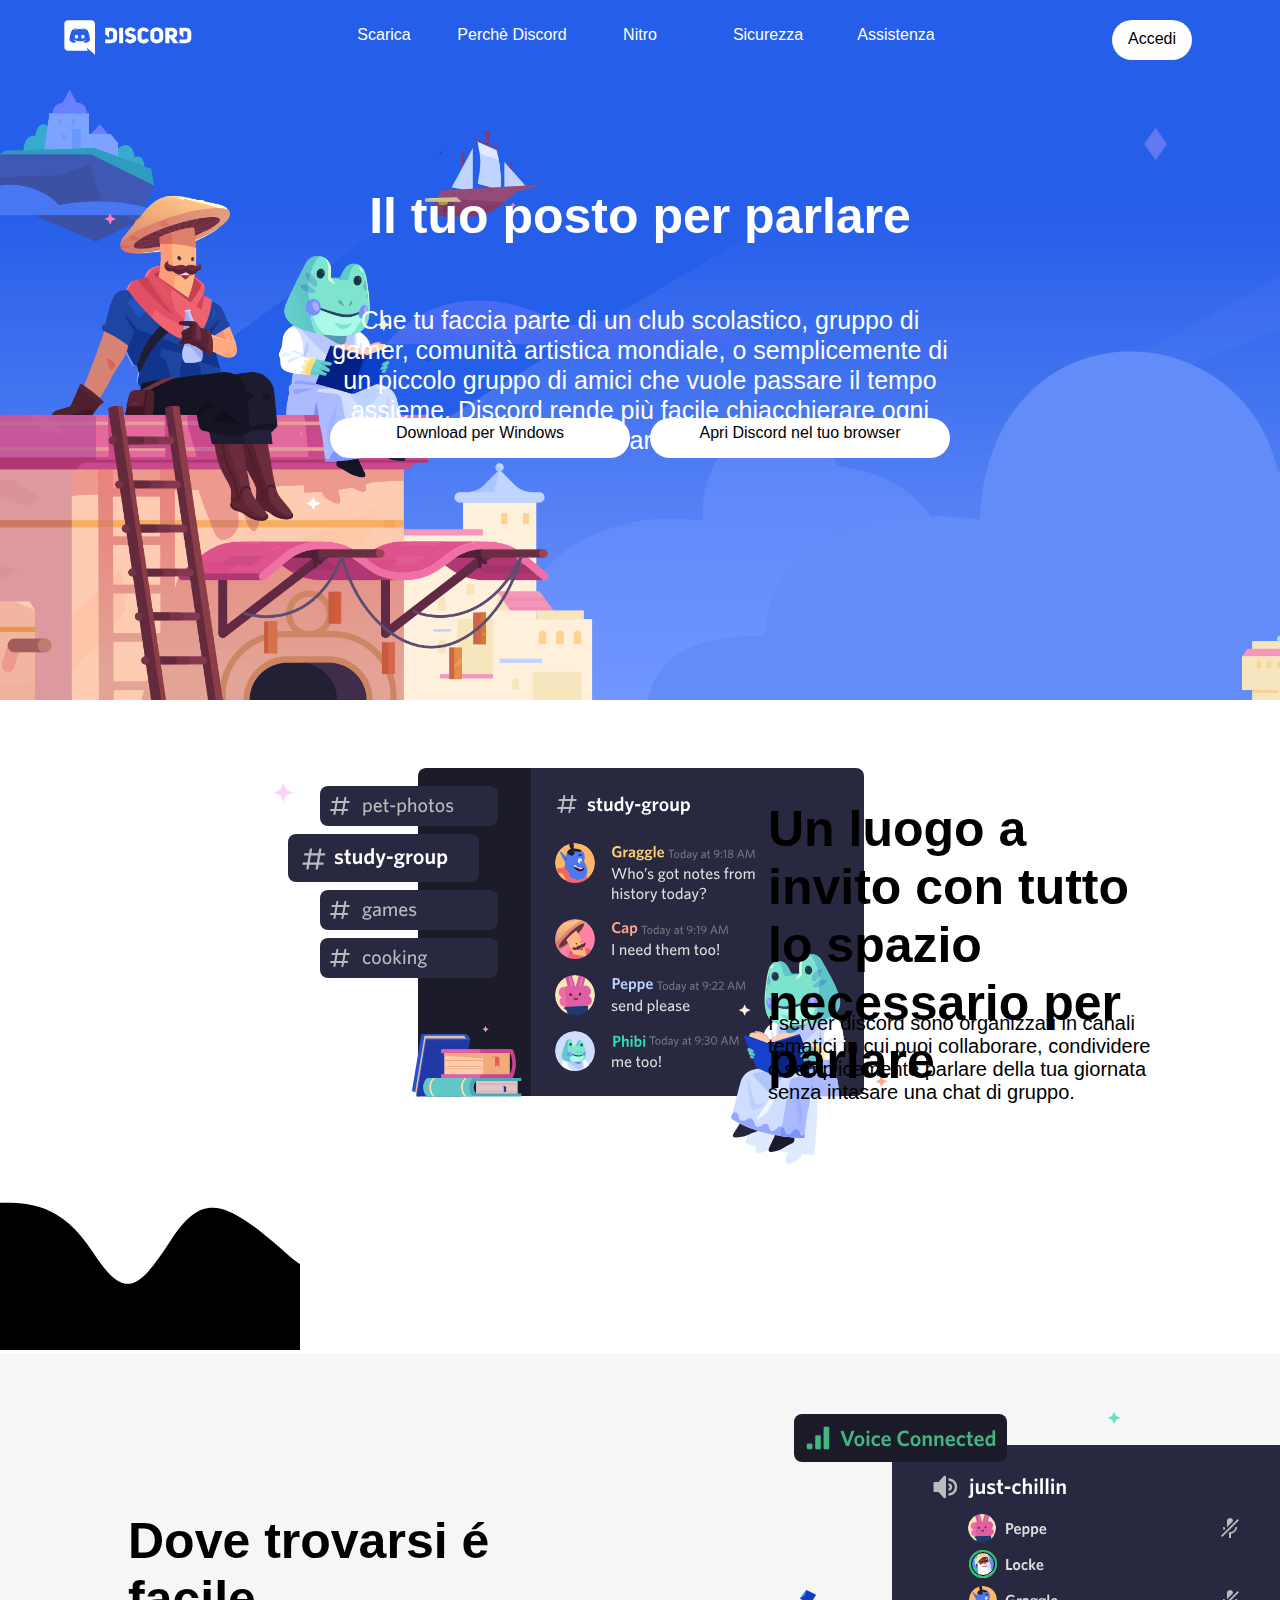
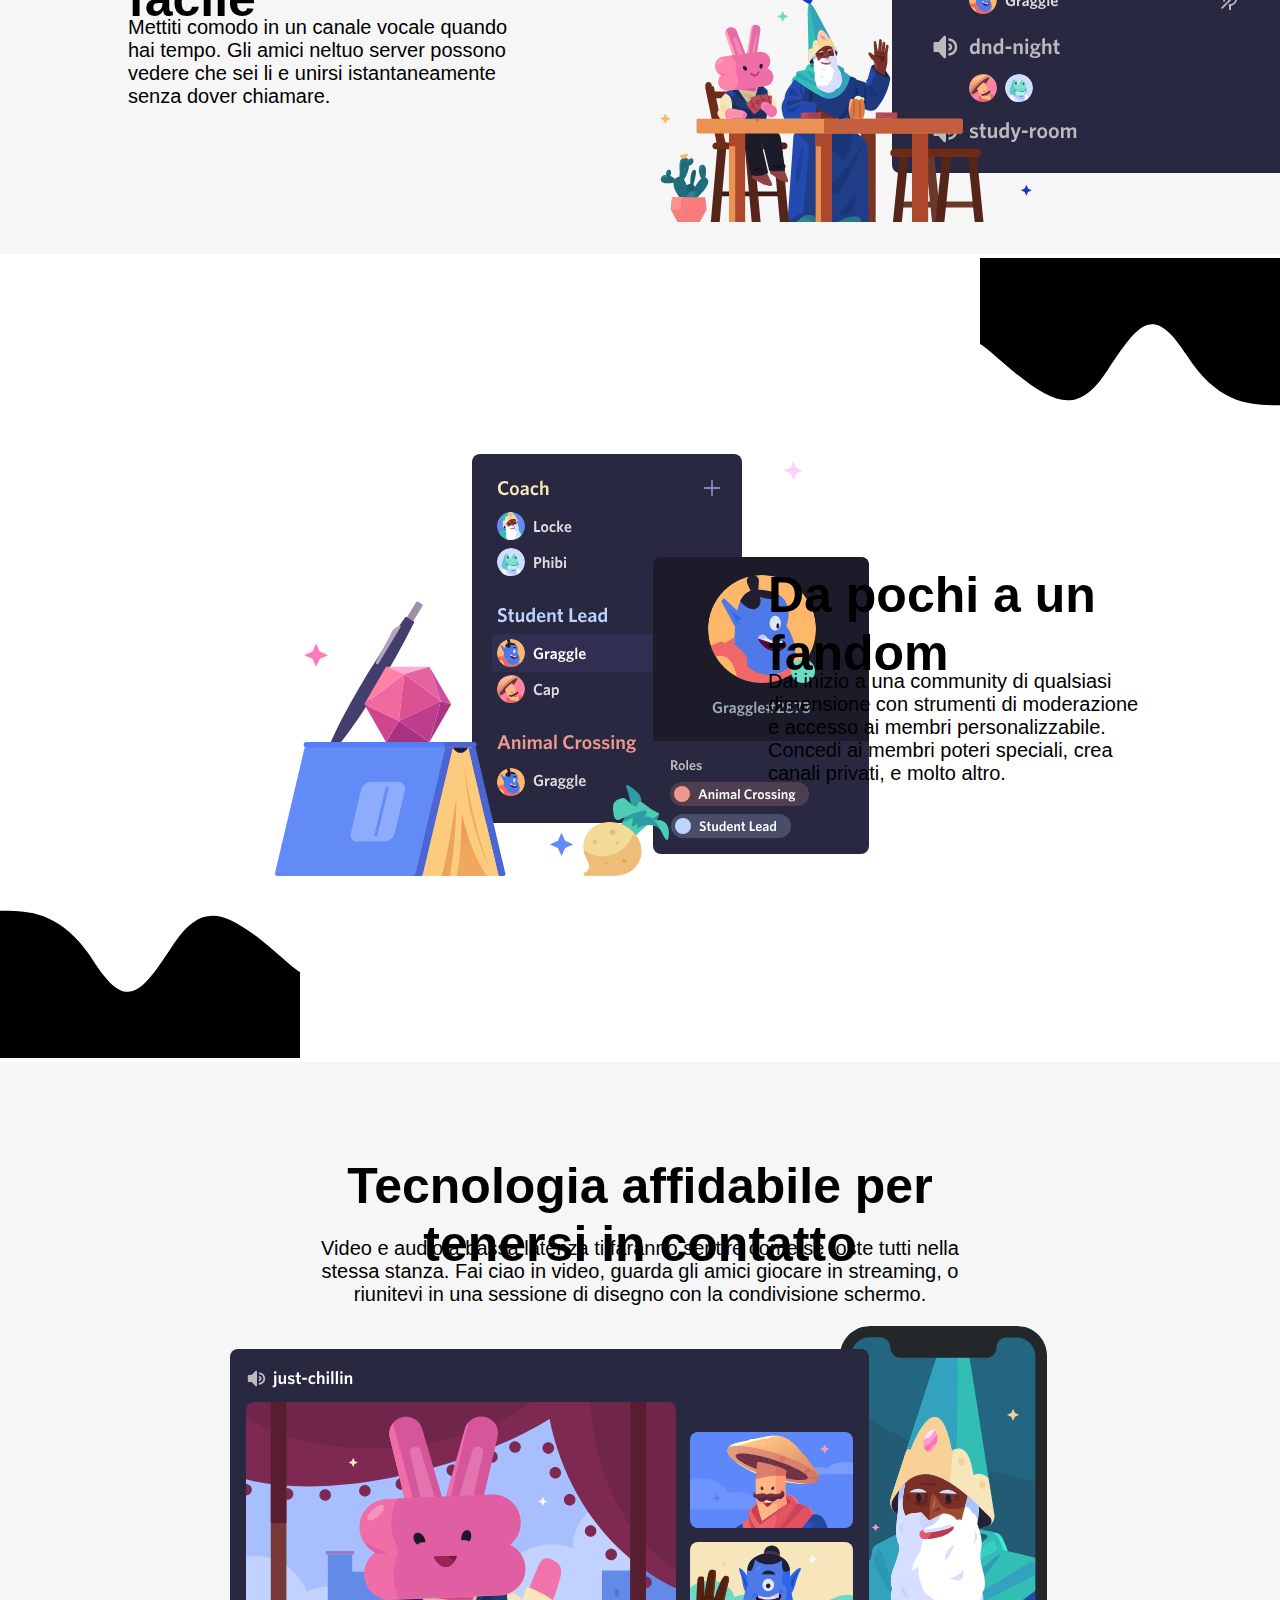
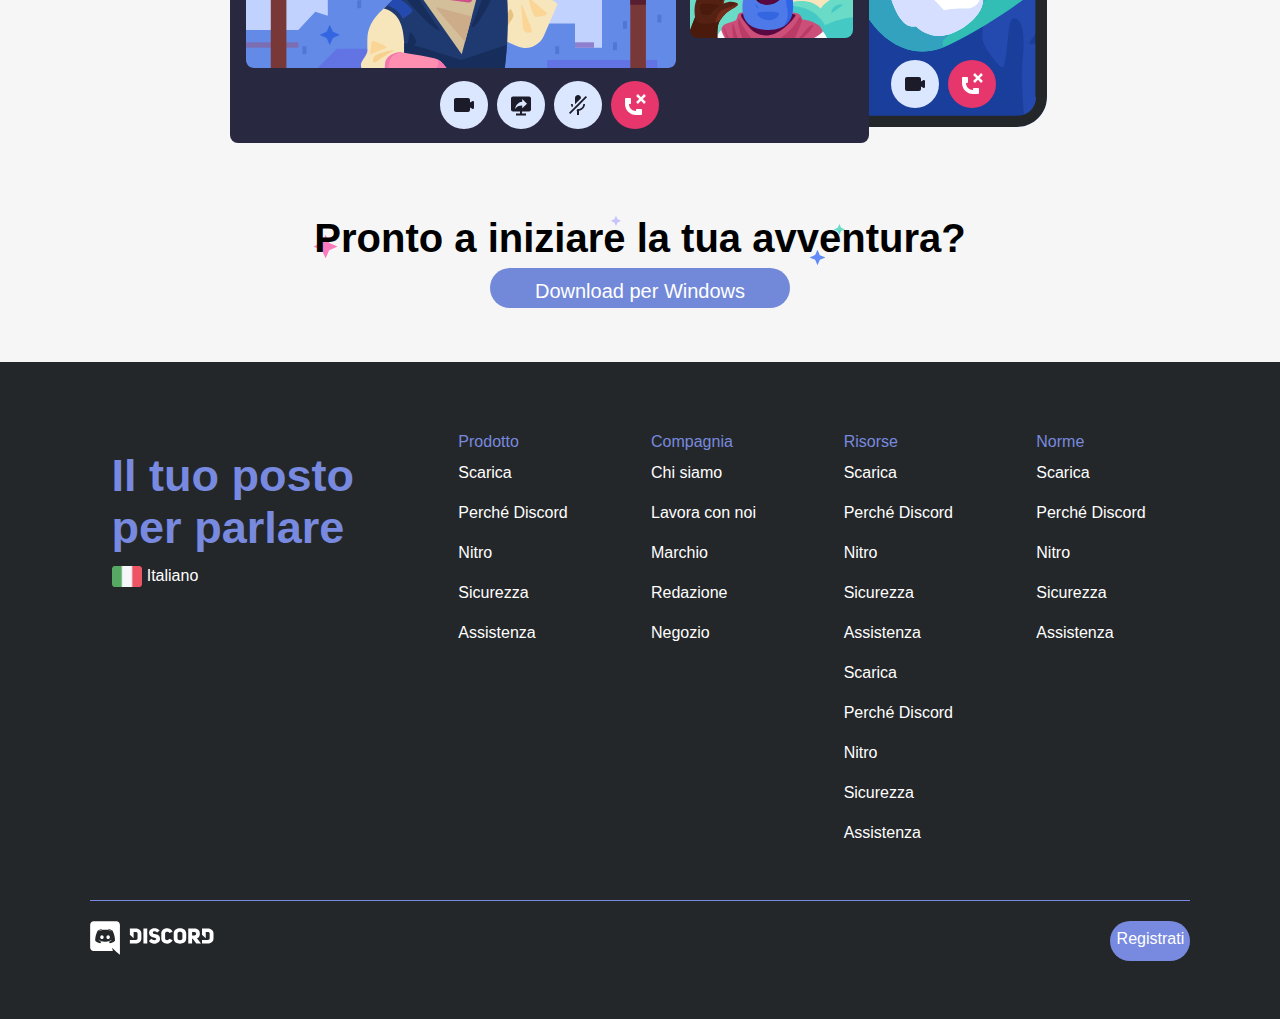
<file: index.html>
<!DOCTYPE html>
<html lang="en">
<head>
    <link rel="stylesheet" href="https://cdnjs.cloudflare.com/ajax/libs/font-awesome/6.2.0/css/all.min.css" integrity="sha512-xh6O/CkQoPOWDdYTDqeRdPCVd1SpvCA9XXcUnZS2FmJNp1coAFzvtCN9BmamE+4aHK8yyUHUSCcJHgXloTyT2A==" crossorigin="anonymous" referrerpolicy="no-referrer" />
    <link href="http://fonts.cdnfonts.com/css/whitney-2" rel="stylesheet">
    <link rel="stylesheet" href="css/style.css">
    <meta charset="UTF-8">
    <meta http-equiv="X-UA-Compatible" content="IE=edge">
    <meta name="viewport" content="width=device-width, initial-scale=1.0">
    <title>Discord</title>
</head>
<body>

    <!-- Header -->
    <header>

        <!-- Navigatin tab -->
        <nav class="navigation">

            <div class="logo">

            </div>

            <section class="linkup">
            
                <div id="scarica" class="linkuplinks">
                    <span>
                        <a href="https://discord.com/download" class="linkstyle">Scarica</a> 
                    </span>
                </div>

                <div id="why" class="linkuplinks">
                    <span>
                        <a href="https://discord.com/blog" class="linkstyle">Perchè Discord</a> 
                    </span>
                </div>

                <div id="nitro" class="linkuplinks">
                    <span>
                       <a href="https://discord.com/nitro" class="linkstyle">Nitro</a> 
                    </span>
                </div>

                <div id="sicurezza" class="linkuplinks">
                    <span>
                       <a href="https://discord.com/safety" class="linkstyle">Sicurezza</a> 
                    </span>
                </div>

                <div id="assistenza" class="linkuplinks">
                    <span>
                       <a href="https://support.discord.com/hc/it" class="linkstyle">Assistenza</a> 
                    </span>
                </div>

            </section>

            <section class="login">
                <a href="https://discord.com/login" id="updownloadbutton">
                    <div id="loginbutton">
                        <span>
                        Accedi
                        </span>
                    </div>
                </a>

            </section>

        </nav>

        <!-- Introduction & Download -->

        <section class="intro">

            <div class="introduction">

                <div id="title">
                    <span>
                        Il tuo posto per parlare
                    </span>
                </div>

                <div id="introdescr">
                    <span>
                        Che tu faccia parte di un club scolastico, gruppo di gamer, comunità artistica mondiale, o semplicemente di un piccolo gruppo di amici che vuole passare il tempo assieme, Discord rende più facile chiacchierare ogni giorno e ritrovarsi più spesso.
                    </span>

                </div>

                <div id="introbuttons">
                    
                    <div id="downloadfor">
                        <a href="https://discord.com/api/downloads/distributions/app/installers/latest?channel=stable&platform=win&arch=x86" id="downloadlink">
                            <span>
                                <i class="fa-solid fa-down-long"></i>
                                Download per Windows
                            </span>
                        </a>
                    </div>

                    <div id="openinbrowser">
                        <a href="https://discord.com/app" id="openbrlink">
                            <span>
                                Apri Discord nel tuo browser
                            </span>
                        </a>
                    </div>
                    
                    
                </div>

            </div>

        </section>

    </header>

    <!-- Main content -->
    <main>

        <!-- Cont1 -->
        <section class="wavescont">
            <div class="showcase">
                <div class="img">

                    <div class="image">

                        <img src="img/study-group.svg" alt="study group">

                    </div>

                </div>
        
                <div class="txt">

                    <section class="text">

                        <div id="img-title-medium">
                            Un luogo a invito con tutto lo spazio necessario per parlare
                        </div>

                        <div id="img-description">
                            I server discord sono organizzati in canali tematici in cui puoi collaborare, condividere o semplicemente parlare della tua giornata senza intasare una chat di gruppo.
                        </div>

                    </section>
        
                </div>
            </div>

            <div>
                <img src="img/wave.svg" alt="" class="svg">
            </div>

            <!-- Cont2 -->
            <div class="showcase cont2">
                <div class="txt">

                    <section class="text">

                        <div id="img-title">
                            Dove trovarsi é facile
                        </div>

                        <div id="img-description">
                            Mettiti comodo in un canale vocale quando hai tempo. Gli amici neltuo server possono vedere che sei li e unirsi istantaneamente senza dover chiamare.
                        </div>

                    </section>

                </div>
        
                <div class="img right">

                    <div class="image">

                        <img src="img/voice-connected.svg" alt="study group">

                    </div>
        
                </div>
            </div>

            <div id="wavesrotate">
                <img src="img/wave.svg" alt="" class="svg">
            </div>

            <!-- Cont3 -->
            <div class="showcase">
                <div class="img">

                    <div class="image">

                        <img src="img/coach.svg" alt="study group">

                    </div>

                </div>
        
                <div class="txt">

                    <section class="text">

                        <div id="img-title">
                            Da pochi a un fandom
                        </div>

                        <div id="img-description">
                            Dai inizio a una community di qualsiasi dimensione con strumenti di moderazione e accesso ai membri personalizzabile. Concedi ai membri poteri speciali, crea canali privati, e molto altro.
                        </div>

                    </section>
        
                </div>
            </div>

            <div>
                <img src="img/wave.svg" alt="" class="svg">
            </div>

            <!-- Big Image -->
            <div class="showcase" id="big-img">
                <div class="txt2">

                    <div id="text2">

                        <div id="big-img-title">
                            Tecnologia affidabile per tenersi in contatto
                        </div>

                        <div id="big-img-description">
                            Video e audio a bassa latenza ti faranno sentire come se foste tutti nella stessa stanza. Fai ciao in video, guarda gli amici giocare in streaming, o riunitevi in una sessione di disegno con la condivisione schermo.
                        </div>

                    </div>

                </div>
        
                <div class="img2">

                    <div id="image2">

                        <img src="img/big.svg" alt="study group">

                    </div>
        
                </div>
            </div>

            <!-- Download button -->
            <div class="download">

                <div id="download-intro">
                    Pronto a iniziare la tua avventura?
                </div>

                <div id="downloadfor2">
                    <a href="https://discord.com/api/downloads/distributions/app/installers/latest?channel=stable&platform=win&arch=x86" id="downloadlink">
                        <span>
                            <i class="fa-solid fa-down-long"></i>
                            Download per Windows
                        </span>
                    </a>
                </div>

            </div>
        </section>

    </main>
    
    <!-- Footer and other notes -->
    <footer>

        <section class="links">

            <!-- Phrase&Lang -->
            <div class="lang-social">
                <div id="Phrase">
                    Il tuo posto per parlare
                </div>

                <div id="lang">
                    <img src="img/ita.png" alt="" id="ita">
                    Italiano
                    <i class="fa-solid fa-caret-down"></i>
                </div>

                <div class="social">
                    <div class="iconsocial">
                        <a href="https://twitter.com/discord" id="linksocial">
                            <i class="fa-brands fa-twitter"></i>
                        </a>
                    </div>

                    <div class="iconsocial">
                        <a href="https://www.instagram.com/discord/" id="linksocial">
                            <i class="fa-brands fa-instagram"></i>
                        </a>
                    </div>

                    <div class="iconsocial">
                        <a href="https://www.facebook.com/discord/" id="linksocial">
                            <i class="fa-brands fa-facebook"></i>
                        </a>
                    </div>

                    <div class="iconsocial">
                        <a href="https://www.youtube.com/discord/" id="linksocial">
                            <i class="fa-brands fa-youtube"></i>
                        </a>
                    </div>

                    
                    
                    
                    

                </div>

            </div>

            <!-- Prodotto -->
            <div class="linkest">

                <div class="intrestsect">
                    Prodotto
                </div>

                <div class="intrestlinks">

                    <a href="" class="linkcolumn">Scarica</a><br>
                    <a href=""  class="linkcolumn">Perché Discord</a><br>
                    <a href=""  class="linkcolumn">Nitro</a><br>
                    <a href="" class="linkcolumn">Sicurezza</a><br>
                    <a href=""  class="linkcolumn">Assistenza</a><br>

                </div>

            </div>

            <!-- Compagnia -->
            <div class="linkest">

                <div class="intrestsect">
                    Compagnia
                </div>

                <div class="intrestlinks">

                    <a href="" class="linkcolumn">Chi siamo</a><br>
                    <a href=""  class="linkcolumn">Lavora con noi</a><br>
                    <a href=""  class="linkcolumn">Marchio</a><br>
                    <a href="" class="linkcolumn">Redazione</a><br>
                    <a href=""  class="linkcolumn">Negozio</a><br>

                </div>

            </div>

            <!-- Risorse -->
            <div class="linkest">

                <div class="intrestsect">
                    Risorse
                </div>

                <div class="intrestlinks">

                    <a href="" class="linkcolumn">Scarica</a><br>
                    <a href=""  class="linkcolumn">Perché Discord</a><br>
                    <a href=""  class="linkcolumn">Nitro</a><br>
                    <a href="" class="linkcolumn">Sicurezza</a><br>
                    <a href=""  class="linkcolumn">Assistenza</a><br>
                    <a href="" class="linkcolumn">Scarica</a><br>
                    <a href=""  class="linkcolumn">Perché Discord</a><br>
                    <a href=""  class="linkcolumn">Nitro</a><br>
                    <a href="" class="linkcolumn">Sicurezza</a><br>
                    <a href=""  class="linkcolumn">Assistenza</a><br>

                </div>
                
            </div>

            <!-- Norme -->
            <div class="linkest">

                <div class="intrestsect">
                    Norme
                </div>

                <div class="intrestlinks">

                    <a href="" class="linkcolumn">Scarica</a><br>
                    <a href=""  class="linkcolumn">Perché Discord</a><br>
                    <a href=""  class="linkcolumn">Nitro</a><br>
                    <a href="" class="linkcolumn">Sicurezza</a><br>
                    <a href=""  class="linkcolumn">Assistenza</a><br>

                </div>
                
            </div>
        </section>
        
        <div class="downlogo">

            <div id="logodown">
                <img src="img/logo.svg" alt="">
            </div>

            <div id="Signup">
                <a href="https://discord.com/register" id="signupstyle">
                    <div id="signupbutton">
                        <span>
                        Registrati
                        </span>
                    </div>
                </a>
            </div>

        </div>

    </footer>
</body>
</html>
</file>
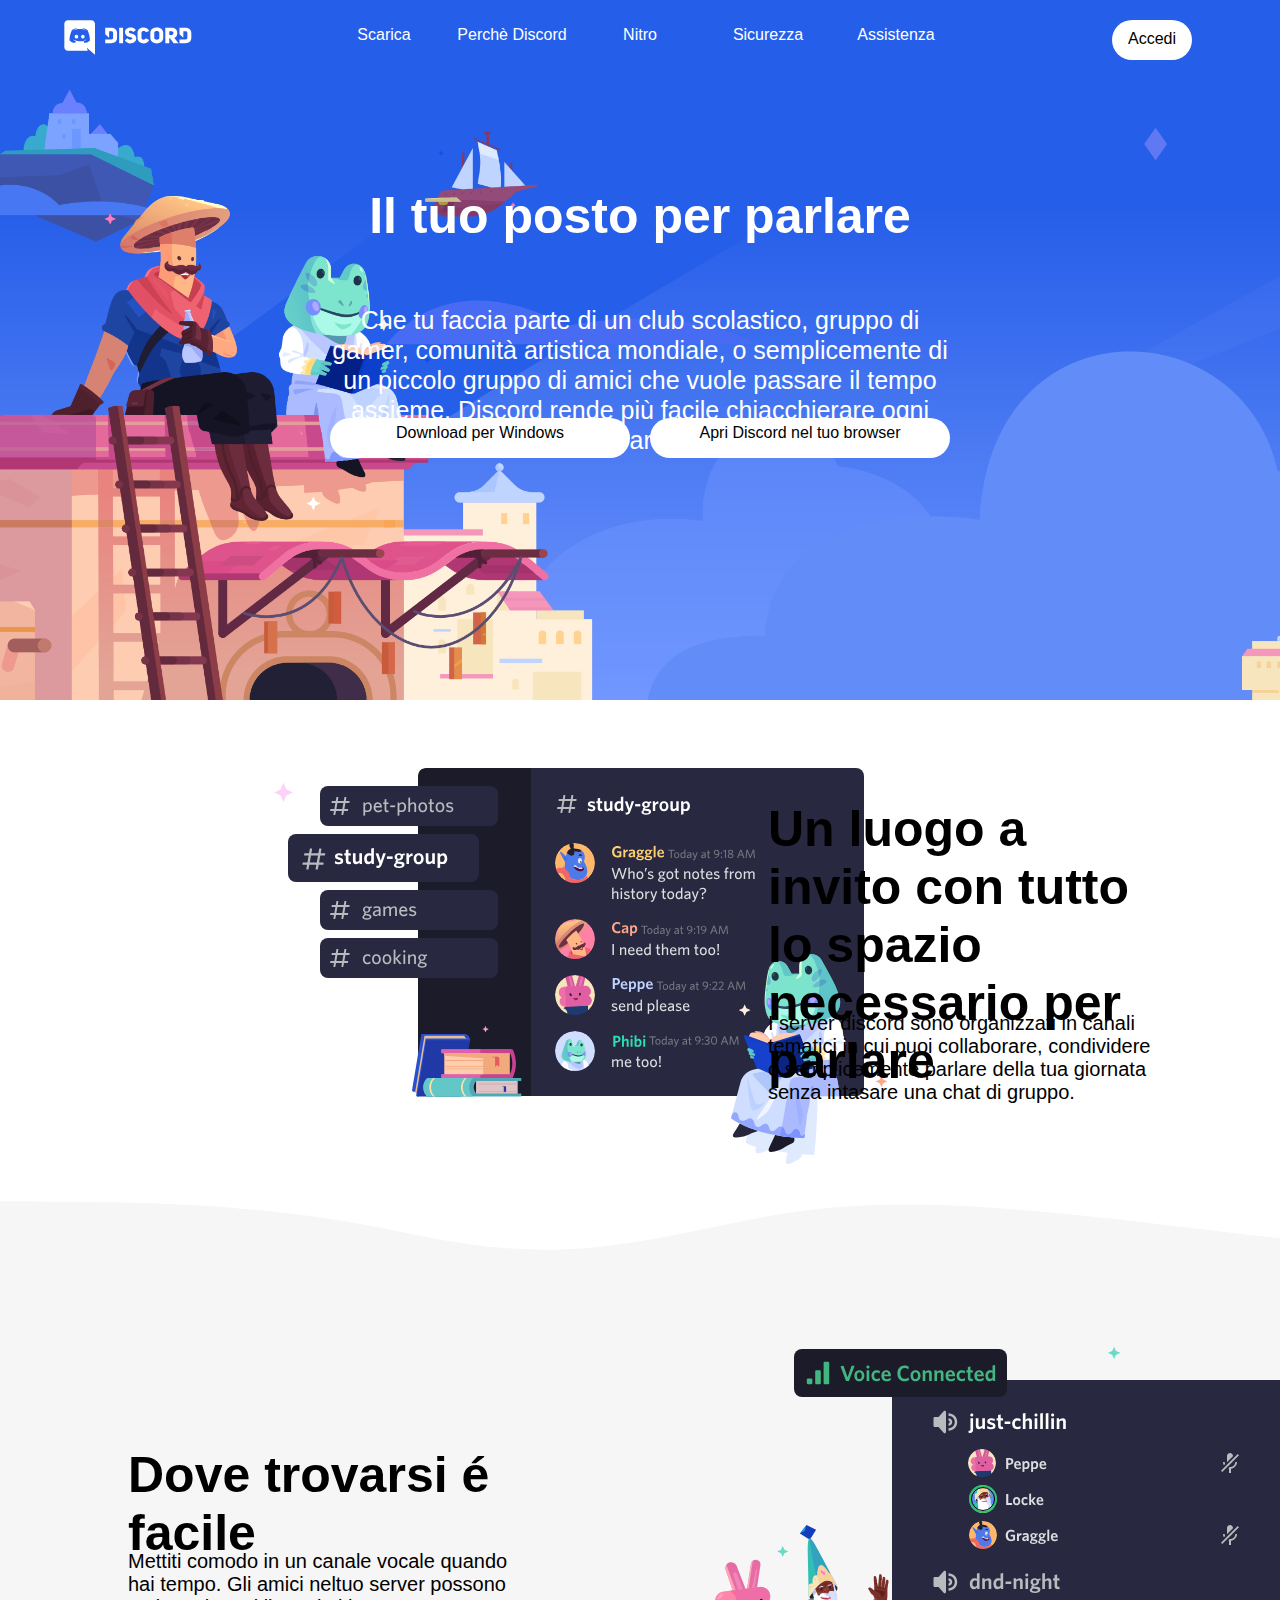
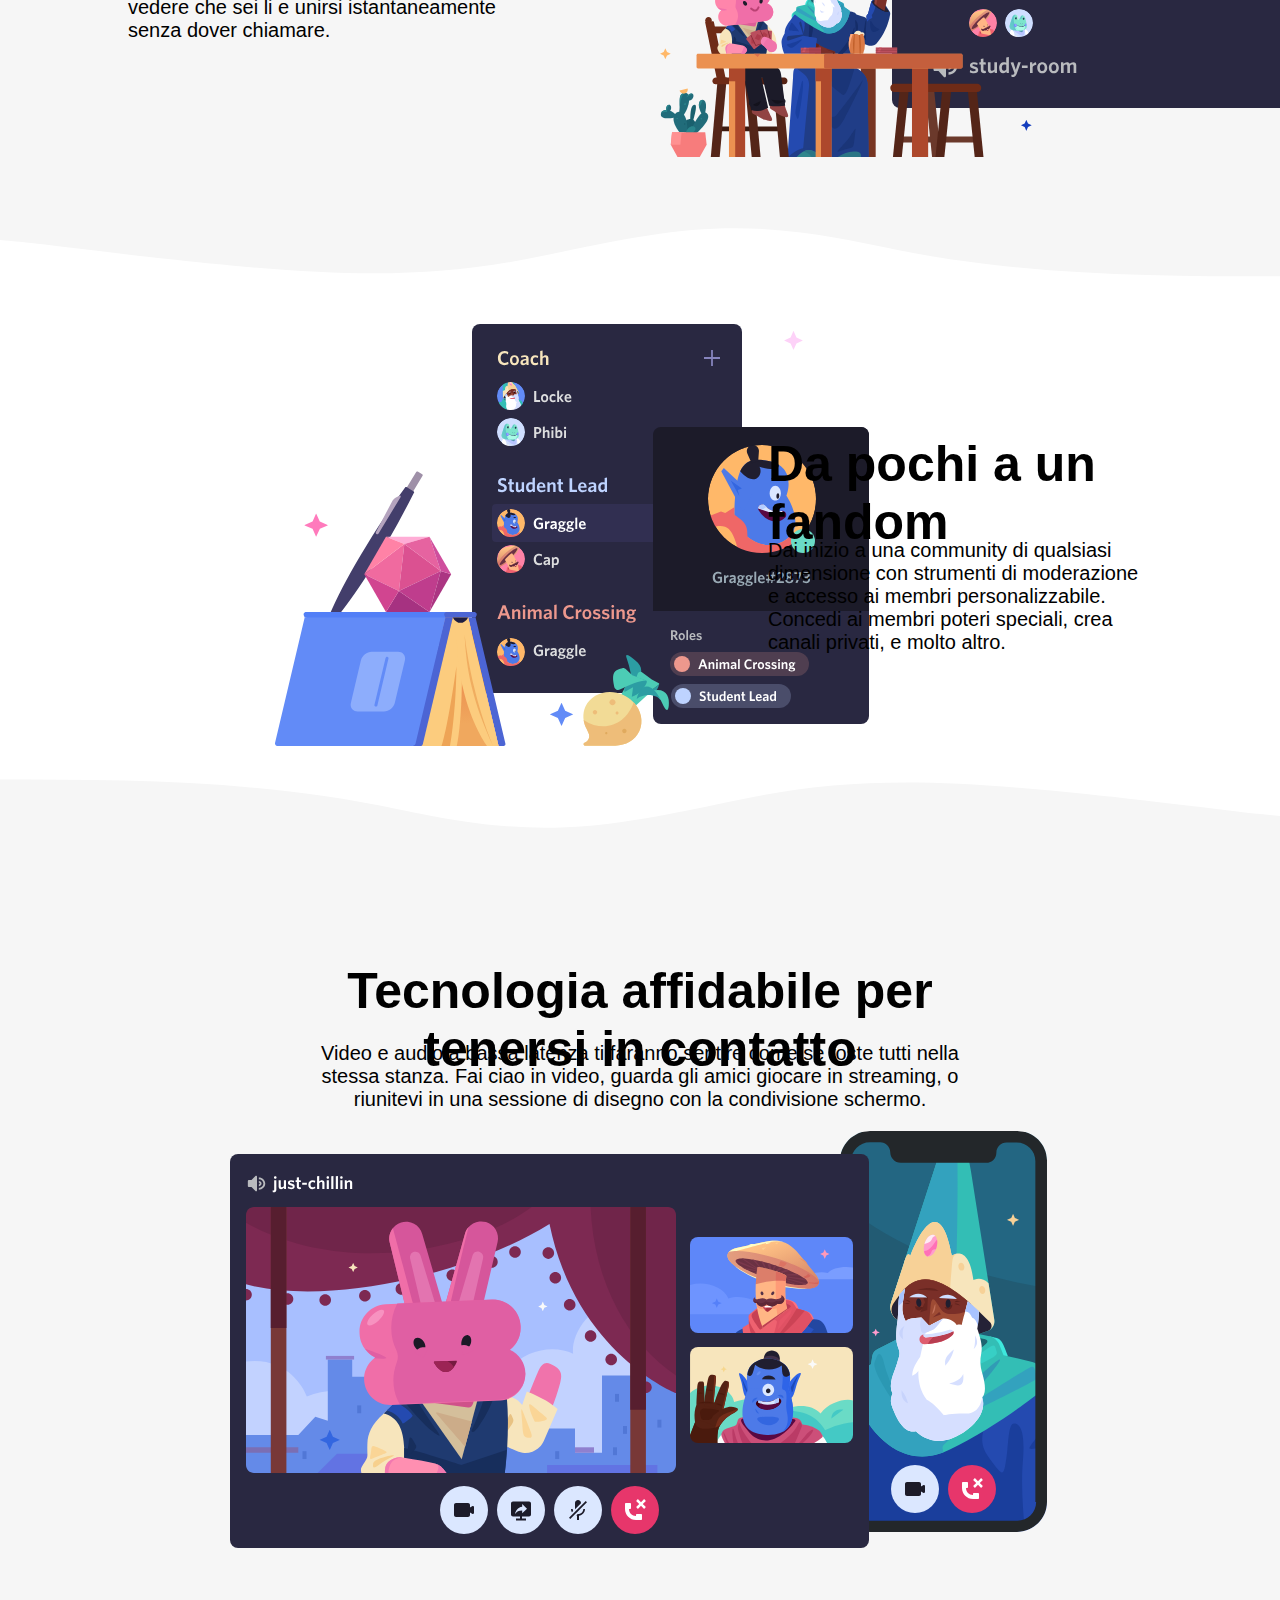
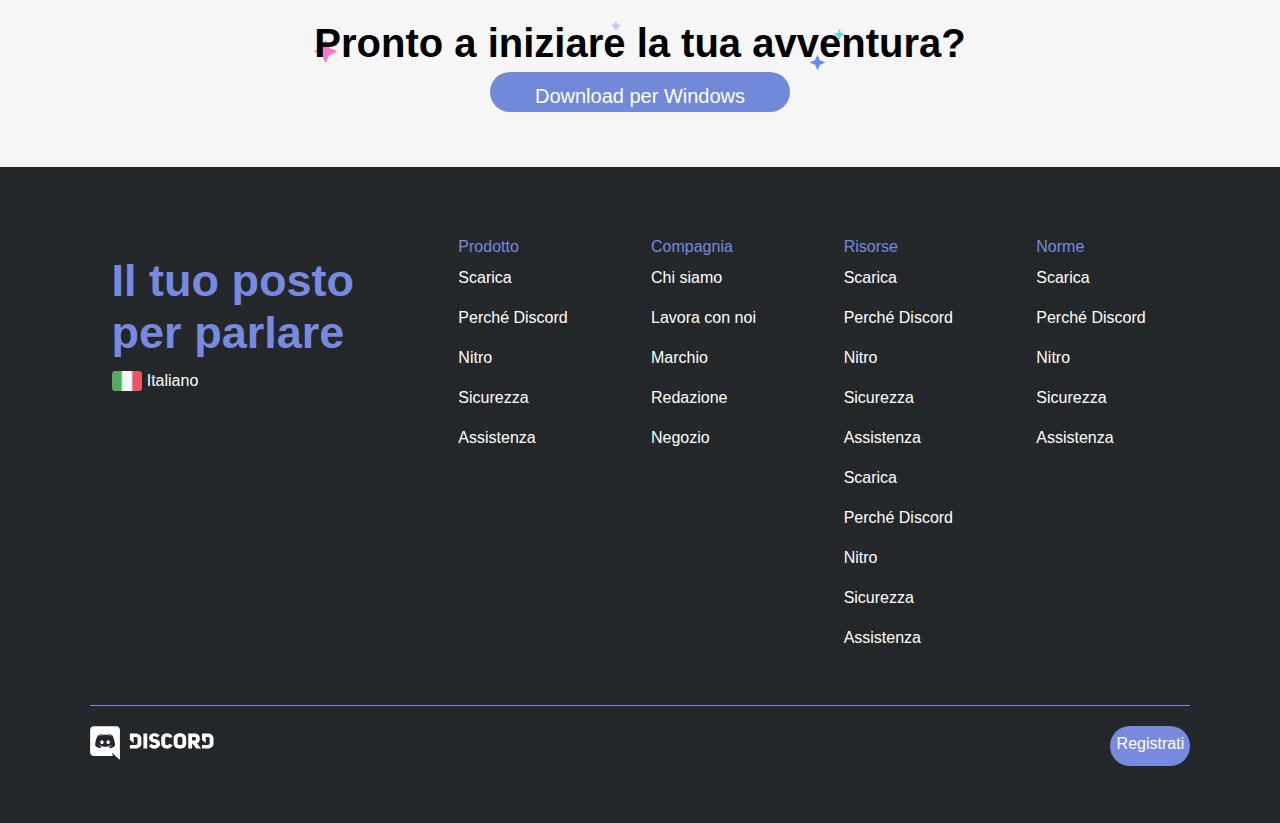
<file: Bonus/index.html>
<!DOCTYPE html>
<html lang="en">
<head>
    <link rel="stylesheet" href="https://cdnjs.cloudflare.com/ajax/libs/font-awesome/6.2.0/css/all.min.css" integrity="sha512-xh6O/CkQoPOWDdYTDqeRdPCVd1SpvCA9XXcUnZS2FmJNp1coAFzvtCN9BmamE+4aHK8yyUHUSCcJHgXloTyT2A==" crossorigin="anonymous" referrerpolicy="no-referrer" />
    <link href="http://fonts.cdnfonts.com/css/whitney-2" rel="stylesheet">
    <link rel="stylesheet" href="css/style.css">
    <meta charset="UTF-8">
    <meta http-equiv="X-UA-Compatible" content="IE=edge">
    <meta name="viewport" content="width=device-width, initial-scale=1.0">
    <title>Discord</title>
</head>
<body>

    <!-- Header -->
    <header>

        <!-- Navigatin tab -->
        <nav class="navigation">

            <div class="logo">

            </div>

            <section class="linkup">
            
                <div id="scarica" class="linkuplinks">
                    <span>
                        <a href="https://discord.com/download" class="linkstyle">Scarica</a> 
                    </span>
                </div>

                <div id="why" class="linkuplinks">
                    <span>
                        <a href="https://discord.com/blog" class="linkstyle">Perchè Discord</a> 
                    </span>
                </div>

                <div id="nitro" class="linkuplinks">
                    <span>
                       <a href="https://discord.com/nitro" class="linkstyle">Nitro</a> 
                    </span>
                </div>

                <div id="sicurezza" class="linkuplinks">
                    <span>
                       <a href="https://discord.com/safety" class="linkstyle">Sicurezza</a> 
                    </span>
                </div>

                <div id="assistenza" class="linkuplinks">
                    <span>
                       <a href="https://support.discord.com/hc/it" class="linkstyle">Assistenza</a> 
                    </span>
                </div>

            </section>

            <section class="login">
                <a href="https://discord.com/login" id="updownloadbutton">
                    <div id="loginbutton">
                        <span>
                        Accedi
                        </span>
                    </div>
                </a>

            </section>

        </nav>

        <!-- Introduction & Download -->

        <section class="intro">

            <div class="introduction">

                <div id="title">
                    <span>
                        Il tuo posto per parlare
                    </span>
                </div>

                <div id="introdescr">
                    <span>
                        Che tu faccia parte di un club scolastico, gruppo di gamer, comunità artistica mondiale, o semplicemente di un piccolo gruppo di amici che vuole passare il tempo assieme, Discord rende più facile chiacchierare ogni giorno e ritrovarsi più spesso.
                    </span>

                </div>

                <div id="introbuttons">
                    
                    <div id="downloadfor">
                        <a href="https://discord.com/api/downloads/distributions/app/installers/latest?channel=stable&platform=win&arch=x86" id="downloadlink">
                            <span>
                                <i class="fa-solid fa-down-long"></i>
                                Download per Windows
                            </span>
                        </a>
                    </div>

                    <div id="openinbrowser">
                        <a href="https://discord.com/app" id="openbrlink">
                            <span>
                                Apri Discord nel tuo browser
                            </span>
                        </a>
                    </div>
                    
                    
                </div>

            </div>

        </section>

    </header>

    <!-- Main content -->
    <main>

        <!-- Cont1 -->
        <section class="wavescont">
            <div class="showcase">
                <div class="img">

                    <div class="image">

                        <img src="img/study-group.svg" alt="study group">

                    </div>

                </div>
        
                <div class="txt">

                    <section class="text">

                        <div id="img-title-medium">
                            Un luogo a invito con tutto lo spazio necessario per parlare
                        </div>

                        <div id="img-description">
                            I server discord sono organizzati in canali tematici in cui puoi collaborare, condividere o semplicemente parlare della tua giornata senza intasare una chat di gruppo.
                        </div>

                    </section>
        
                </div>
            </div>

            <div>
                <svg class="wave-1hkxOo" version="1.1" xmlns="http://www.w3.org/2000/svg" viewBox="0 0 1440 100" preserveAspectRatio="none"><path class="wavePath-haxJK1 animationPaused-2hZ4IO" d="M826.337463,25.5396311 C670.970254,58.655965 603.696181,68.7870267 447.802481,35.1443383 C293.342778,1.81111414 137.33377,1.81111414 0,1.81111414 L0,150 L1920,150 L1920,1.81111414 C1739.53523,-16.6853983 1679.86404,73.1607868 1389.7826,37.4859505 C1099.70117,1.81111414 981.704672,-7.57670281 826.337463,25.5396311 Z" fill="currentColor"></path></svg>
            </div>

            <!-- Cont2 -->
            <div class="showcase cont2">
                <div class="txt">

                    <section class="text">

                        <div id="img-title">
                            Dove trovarsi é facile
                        </div>

                        <div id="img-description">
                            Mettiti comodo in un canale vocale quando hai tempo. Gli amici neltuo server possono vedere che sei li e unirsi istantaneamente senza dover chiamare.
                        </div>

                    </section>

                </div>
        
                <div class="img right">

                    <div class="image">

                        <img src="img/voice-connected.svg" alt="study group">

                    </div>
        
                </div>
            </div>

            <div id="wavesrotate">
                <svg class="wave-1hkxOo" version="1.1" xmlns="http://www.w3.org/2000/svg" viewBox="0 0 1440 100" preserveAspectRatio="none"><path class="wavePath-haxJK1 animationPaused-2hZ4IO" d="M826.337463,25.5396311 C670.970254,58.655965 603.696181,68.7870267 447.802481,35.1443383 C293.342778,1.81111414 137.33377,1.81111414 0,1.81111414 L0,150 L1920,150 L1920,1.81111414 C1739.53523,-16.6853983 1679.86404,73.1607868 1389.7826,37.4859505 C1099.70117,1.81111414 981.704672,-7.57670281 826.337463,25.5396311 Z" fill="currentColor"></path></svg>
            </div>

            <!-- Cont3 -->
            <div class="showcase">
                <div class="img">

                    <div class="image">

                        <img src="img/coach.svg" alt="study group">

                    </div>

                </div>
        
                <div class="txt">

                    <section class="text">

                        <div id="img-title">
                            Da pochi a un fandom
                        </div>

                        <div id="img-description">
                            Dai inizio a una community di qualsiasi dimensione con strumenti di moderazione e accesso ai membri personalizzabile. Concedi ai membri poteri speciali, crea canali privati, e molto altro.
                        </div>

                    </section>
        
                </div>
            </div>

            <div>
                <svg class="wave-1hkxOo" version="1.1" xmlns="http://www.w3.org/2000/svg" viewBox="0 0 1440 100" preserveAspectRatio="none"><path class="wavePath-haxJK1 animationPaused-2hZ4IO" d="M826.337463,25.5396311 C670.970254,58.655965 603.696181,68.7870267 447.802481,35.1443383 C293.342778,1.81111414 137.33377,1.81111414 0,1.81111414 L0,150 L1920,150 L1920,1.81111414 C1739.53523,-16.6853983 1679.86404,73.1607868 1389.7826,37.4859505 C1099.70117,1.81111414 981.704672,-7.57670281 826.337463,25.5396311 Z" fill="currentColor"></path></svg>
            </div>

            <!-- Big Image -->
            <div class="showcase" id="big-img">
                <div class="txt2">

                    <div id="text2">

                        <div id="big-img-title">
                            Tecnologia affidabile per tenersi in contatto
                        </div>

                        <div id="big-img-description">
                            Video e audio a bassa latenza ti faranno sentire come se foste tutti nella stessa stanza. Fai ciao in video, guarda gli amici giocare in streaming, o riunitevi in una sessione di disegno con la condivisione schermo.
                        </div>

                    </div>

                </div>
        
                <div class="img2">

                    <div id="image2">

                        <img src="img/big.svg" alt="study group">

                    </div>
        
                </div>
            </div>

            <!-- Download button -->
            <div class="download">

                <div id="download-intro">
                    Pronto a iniziare la tua avventura?
                </div>

                <div id="downloadfor2">
                    <a href="https://discord.com/api/downloads/distributions/app/installers/latest?channel=stable&platform=win&arch=x86" id="downloadlink">
                        <span>
                            <i class="fa-solid fa-down-long"></i>
                            Download per Windows
                        </span>
                    </a>
                </div>

            </div>
        </section>

    </main>
    
    <!-- Footer and other notes -->
    <footer>

        <section class="links">

            <!-- Phrase&Lang -->
            <div class="lang-social">
                <div id="Phrase">
                    Il tuo posto per parlare
                </div>

                <div id="lang">
                    <img src="img/ita.png" alt="" id="ita">
                    Italiano
                    <i class="fa-solid fa-caret-down"></i>
                </div>

                <div class="social">
                    <div class="iconsocial">
                        <a href="https://twitter.com/discord" id="linksocial">
                            <i class="fa-brands fa-twitter"></i>
                        </a>
                    </div>

                    <div class="iconsocial">
                        <a href="https://www.instagram.com/discord/" id="linksocial">
                            <i class="fa-brands fa-instagram"></i>
                        </a>
                    </div>

                    <div class="iconsocial">
                        <a href="https://www.facebook.com/discord/" id="linksocial">
                            <i class="fa-brands fa-facebook"></i>
                        </a>
                    </div>

                    <div class="iconsocial">
                        <a href="https://www.youtube.com/discord/" id="linksocial">
                            <i class="fa-brands fa-youtube"></i>
                        </a>
                    </div>

                    
                    
                    
                    

                </div>

            </div>

            <!-- Prodotto -->
            <div class="linkest">

                <div class="intrestsect">
                    Prodotto
                </div>

                <div class="intrestlinks">

                    <a href="" class="linkcolumn">Scarica</a><br>
                    <a href=""  class="linkcolumn">Perché Discord</a><br>
                    <a href=""  class="linkcolumn">Nitro</a><br>
                    <a href="" class="linkcolumn">Sicurezza</a><br>
                    <a href=""  class="linkcolumn">Assistenza</a><br>

                </div>

            </div>

            <!-- Compagnia -->
            <div class="linkest">

                <div class="intrestsect">
                    Compagnia
                </div>

                <div class="intrestlinks">

                    <a href="" class="linkcolumn">Chi siamo</a><br>
                    <a href=""  class="linkcolumn">Lavora con noi</a><br>
                    <a href=""  class="linkcolumn">Marchio</a><br>
                    <a href="" class="linkcolumn">Redazione</a><br>
                    <a href=""  class="linkcolumn">Negozio</a><br>

                </div>

            </div>

            <!-- Risorse -->
            <div class="linkest">

                <div class="intrestsect">
                    Risorse
                </div>

                <div class="intrestlinks">

                    <a href="" class="linkcolumn">Scarica</a><br>
                    <a href=""  class="linkcolumn">Perché Discord</a><br>
                    <a href=""  class="linkcolumn">Nitro</a><br>
                    <a href="" class="linkcolumn">Sicurezza</a><br>
                    <a href=""  class="linkcolumn">Assistenza</a><br>
                    <a href="" class="linkcolumn">Scarica</a><br>
                    <a href=""  class="linkcolumn">Perché Discord</a><br>
                    <a href=""  class="linkcolumn">Nitro</a><br>
                    <a href="" class="linkcolumn">Sicurezza</a><br>
                    <a href=""  class="linkcolumn">Assistenza</a><br>

                </div>
                
            </div>

            <!-- Norme -->
            <div class="linkest">

                <div class="intrestsect">
                    Norme
                </div>

                <div class="intrestlinks">

                    <a href="" class="linkcolumn">Scarica</a><br>
                    <a href=""  class="linkcolumn">Perché Discord</a><br>
                    <a href=""  class="linkcolumn">Nitro</a><br>
                    <a href="" class="linkcolumn">Sicurezza</a><br>
                    <a href=""  class="linkcolumn">Assistenza</a><br>

                </div>
                
            </div>
        </section>
        
        <div class="downlogo">

            <div id="logodown">
                <img src="img/logo.svg" alt="">
            </div>

            <div id="Signup">
                <a href="https://discord.com/register" id="signupstyle">
                    <div id="signupbutton">
                        <span>
                        Registrati
                        </span>
                    </div>
                </a>
            </div>

        </div>

    </footer>
</body>
</html>
</file>
<file: css/style.css>
/* All */
*{
    margin: 0;
    padding: 0;
    box-sizing: border-box;
    font-family: 'Whitney', Arial, Helvetica, sans-serif
}

.linkstyle{
    text-decoration: none;
    color: inherit;
    
}

.linkstyle:hover{
    text-decoration: underline;
}

/* Header */
header{
    height: 700px;
    background-image: url(../img/jumbo.png);
    background-size: cover;
    background-repeat: no-repeat;
    
}

    /* Nav properties */
    .navigation{
        height: 80px;
        /* background-color: aqua; */
        display: flex;
        justify-content: space-around;
        align-items: center;
        
    }

        .logo{
            min-height: 50%;
            width: 10%;
            background-image: url(../img/logo.svg);
            background-size: contain;
            background-repeat: no-repeat;
            /* background-color: aquamarine; */
            /* border: #000 solid 1px; */
        }

        .linkup{
            height: 40px;
            width: 50%;
            /* background-color: aquamarine; */
            /* border: #000 solid 1px; */
            display: flex;
        }

            .linkuplinks{
                height: 40px;
                width: 20%;
                /* border: #000 solid 1px; */
                text-align: center;
                padding: 1% 0;
                color: #fff;
            }
            
        .login{
            height: 40px;
            width: 10%;
            /* background-color: aquamarine;  */
            /* border: #000 solid 1px;  */
            display: flex;
            justify-content: center;
        }

            #loginbutton{
                height: 40px;
                width: 80px;
                padding: 5% 0;
                /* border: #000 solid 1px; */
                color: #000;
                background-color: #fff;
                border-radius: 50px;
                text-align: center;
                padding: 12% 0;
            }

            #updownloadbutton{
                text-decoration: none;
                color: inherit;
            }





    /* Intro properties */
    .intro{
        height: 600px;
        /* background-color: blue; */
        display:flex;
        justify-content: center;
        align-items: center;
    }

        .introduction{
            height: 450px;
            width: 50%;
            /* background-color: aquamarine; */
            /* border: #000 solid 1px; */
            display: flex;
            flex-direction: column;
        }

            #title{
                height: 150px;
                /* border: #000 solid 1px; */
                text-align: center;
                font-size: 50px;
                font-weight: bold;
                color: #fff;
                padding: 5% 0;
            }

        #introdescr{
            height: 100px;
            /* border: #000 solid 1px; */
            text-align: center;
            color: #fff;
            font-size: 25px;
            line-height: 30px;
        }

        #introbuttons{
            height: 150px;
            /* border: #000 solid 1px; */
            text-align: center;
            display: flex;
            justify-content: space-around;
            padding: 2% 0;
        }

            #downloadfor{
                height: 40px;
                width: 300px;
                background-color: #fff;
                border-radius: 50px;
                text-align: center;
                color: #000;
                padding: 1% 0;
            }

                #downloadlink{
                    text-decoration: inherit;
                    color: inherit;
                }

            #openinbrowser{
                height: 40px;
                width: 300px;
                background-color: #fff;
                border-radius: 50px;
                text-align: center;
                color: #000;
                padding: 1% 0;
            }

                #openbrlink{
                    text-decoration: inherit;
                    color: inherit;
                }

/* Main */
.wavescont{
    display:flex;
    flex-direction: column;
}

    .svg{
        fill: #f6f6f6;
        filter: brightness(1);
    }

    #wavesrotate{
        transform: rotate(180deg); 
    }

.showcase{
    width: 100%;
    display: flex;
}

.cont2{
    background-color: #f6f6f6;
}

    .img{
        width: 50%;
        height: 500px;
        /* background-color: yellow; */
        display: flex;
        justify-content: right;
        align-items: center;
    }

    .right{
        justify-content: left;
    }

        .image{
            height: auto;
            width: 60%;
            /* background-color: aquamarine; */
            /* border: #000 solid 1px; */
        }

    .txt{
        width: 50%;
        height: 500px;
        /* background-color: green; */
        display: flex;
        justify-content: center;
        align-items: center;

    }
    
        .text{
            height: 300px;
            width: 60%;
            /* background-color: aquamarine; */
            /* border: #000 solid 1px; */
            display: flex;
            flex-direction: column;
        }

            #img-title-medium{
                height: 200px;
                /* border: #000 solid 1px; */
                font-size: 50px;
                font-weight: bold;
                color: #000;
            }

            #img-title{
                height: 150px;
                /* border: #000 solid 1px; */
                font-size: 50px;
                font-weight: bold;
                color: #000;
                padding: 15% 0 0 0;
            }

            #img-description{
                height: 150px;
                /* border: #000 solid 1px; */
                font-size: 20px;
                color: #000;
                padding: 3% 0;
            }

    #big-img{
       flex-direction: column; 
    }

    .txt2{
        width: 100%;
        height: 250px;
        background-color: #f6f6f6;
        display: flex;
        justify-content: center;
        align-items: center;
    }

        #text2{
            height: 200px;
            width: 50%;
            /* background-color: aquamarine; */
            /* border: #000 solid 1px; */
            display: flex;
            flex-direction: column;
        }

        #big-img-title{
            height: 150px;
            /* border: #000 solid 1px; */
            font-size: 50px;
            font-weight: bold;
            color: #000;
            padding: 70px 0 0 0;
            text-align: center;
        }

        #big-img-description{
            height: 60px;
            /* border: #000 solid 1px; */
            font-size: 20px;
            color: #000;
            text-align: center;
        }

    .img2{
        width: 100%;
        height: 450px;
        background-color: #f6f6f6;
        display: flex;
        justify-content: center;
        align-items: center;

    }

        #image2{
            height: auto;
            width: auto;
            /* background-color: aquamarine; */
            /* border: #000 solid 1px; */
        }

    .download{
        width: 100%;
        height: 200px;
        background-color: #f6f6f6;
        display: flex;
        flex-direction: column;
        justify-content: center;
        align-items: center;
    }

        #download-intro{
            height: 50px;
            width: auto;
            font-size: 40px;
            text-align: center;
            font-weight: bold;
            background-image: url(../img/stars.svg);
            background-repeat: no-repeat;
            /* border: #000 solid 1px; */
            padding-bottom: 4%;
        }

        #downloadfor2{
            height: 40px;
            width: 300px;
            background-color: #7289da;
            border-radius: 50px;
            text-align: center;
            color: #fff;
            font-size: 20px;
            padding-top: 1%;
            padding-bottom: 2%;
        }

    /* Footer */
footer{
    background-color: #24272a;
    padding: 3% 7%;
}

.links{
    width: 100%;
    display: flex;
}

    .lang-social{
        width: 30%;
        height: 280px;
        background-color: #24272a;
        display: flex;
        flex-direction: column;
        justify-content: center;
        padding: 0 2%;
    }

        #Phrase{
            height: 110px;
            /* border: #000 solid 1px; */
            font-size: 45px;
            font-weight: bold;
            color: #788adf;
        }

        #lang{
            height: 40px;
            /* border: #000 solid 1px; */
            padding-top: 2%;
            color: #fff;
        }

            #ita{
                height: 60%;
                vertical-align: middle;
            }

        .social{
            height: 30px;
            /* border: #000 solid 1px; */
            color: #fff;
            font-size: 20px;
            display: flex;
        }

            .iconsocial{
                padding-right: 20px;
            }

            #linksocial{
                text-decoration: none;
                color: inherit;
            }


    .linkest{
        width: 17.5%;
        height: 500px;
        /* background-color: bisque; */
        /* border: 1px solid #000; */
        display: flex;
        align-items: center;
        flex-direction: column;
        padding-top: 3%;
    }

        .intrestsect{
            height: 20px;
            width: 60%;
            /* border: #000 solid 1px; */
            color: #788adf;
        }

        .intrestlinks{
            height: 400px;
            width: 60%;
            /* border: #000 solid 1px; */
            color: #fff;
            line-height: 40px;
        }

            .linkcolumn{
                text-decoration: none;
                color: inherit;
                
            }

                .linkcolumn:hover{
                    text-decoration: underline;
                }

.downlogo{
    width: 100%;
    height: 80px;
    background-color: #24272a;
    display: flex;
    justify-content: space-between;
    align-items: center;
    border-top: #788adf solid 1px;
}

    #logodown{
        height: 40px;
        width: 10%;
        /* background-color: aquamarine; */
        /* border: #000 solid 1px; */
    }

    #opendiscord{
        height: 40px;
        width: 10%;
        background-color: aquamarine;
        border: #000 solid 1px;
    }

        #signupstyle{
            text-decoration: none;
            color: inherit;
        }


        #signupbutton{
            height: 40px;
                width: 80px;
                padding: 5% 0;
                /* border: #000 solid 1px; */
                color: #fff;
                background-color: #788adf;
                border-radius: 50px;
                text-align: center;
                padding: 12% 0;
        }
</file>
<file: Bonus/css/style.css>
/* All */
*{
    margin: 0;
    padding: 0;
    box-sizing: border-box;
    font-family: 'Whitney', Arial, Helvetica, sans-serif
}

.linkstyle{
    text-decoration: none;
    color: inherit;
    
}

.linkstyle:hover{
    text-decoration: underline;
}

/* Header */
header{
    height: 700px;
    background-image: url(../img/jumbo.png);
    background-size: cover;
    background-repeat: no-repeat;
    
}

    /* Nav properties */
    .navigation{
        height: 80px;
        /* background-color: aqua; */
        display: flex;
        justify-content: space-around;
        align-items: center;
        
    }

        .logo{
            min-height: 50%;
            width: 10%;
            background-image: url(../img/logo.svg);
            background-size: contain;
            background-repeat: no-repeat;
            /* background-color: aquamarine; */
            /* border: #000 solid 1px; */
        }

        .linkup{
            height: 40px;
            width: 50%;
            /* background-color: aquamarine; */
            /* border: #000 solid 1px; */
            display: flex;
        }

            .linkuplinks{
                height: 40px;
                width: 20%;
                /* border: #000 solid 1px; */
                text-align: center;
                padding: 1% 0;
                color: #fff;
            }
            
        .login{
            height: 40px;
            width: 10%;
            /* background-color: aquamarine;  */
            /* border: #000 solid 1px;  */
            display: flex;
            justify-content: center;
        }

            #loginbutton{
                height: 40px;
                width: 80px;
                padding: 5% 0;
                /* border: #000 solid 1px; */
                color: #000;
                background-color: #fff;
                border-radius: 50px;
                text-align: center;
                padding: 12% 0;
            }

            #updownloadbutton{
                text-decoration: none;
                color: inherit;
            }





    /* Intro properties */
    .intro{
        height: 600px;
        /* background-color: blue; */
        display:flex;
        justify-content: center;
        align-items: center;
    }

        .introduction{
            height: 450px;
            width: 50%;
            /* background-color: aquamarine; */
            /* border: #000 solid 1px; */
            display: flex;
            flex-direction: column;
        }

            #title{
                height: 150px;
                /* border: #000 solid 1px; */
                text-align: center;
                font-size: 50px;
                font-weight: bold;
                color: #fff;
                padding: 5% 0;
            }

        #introdescr{
            height: 100px;
            /* border: #000 solid 1px; */
            text-align: center;
            color: #fff;
            font-size: 25px;
            line-height: 30px;
        }

        #introbuttons{
            height: 150px;
            /* border: #000 solid 1px; */
            text-align: center;
            display: flex;
            justify-content: space-around;
            padding: 2% 0;
        }

            #downloadfor{
                height: 40px;
                width: 300px;
                background-color: #fff;
                border-radius: 50px;
                text-align: center;
                color: #000;
                padding: 1% 0;
            }

                #downloadlink{
                    text-decoration: inherit;
                    color: inherit;
                }

            #openinbrowser{
                height: 40px;
                width: 300px;
                background-color: #fff;
                border-radius: 50px;
                text-align: center;
                color: #000;
                padding: 1% 0;
            }

                #openbrlink{
                    text-decoration: inherit;
                    color: inherit;
                }

/* Main */
.wavescont{
    display:flex;
    flex-direction: column;
}

    svg {
        display: block;
    }
    
    svg path{
        fill: #f6f6f6;
    }
    #wavesrotate{
        transform: rotate(180deg); 
    }

.showcase{
    width: 100%;
    display: flex;
}

.cont2{
    background-color: #f6f6f6;
}

    .img{
        width: 50%;
        height: 500px;
        /* background-color: yellow; */
        display: flex;
        justify-content: right;
        align-items: center;
    }

    .right{
        justify-content: left;
    }

        .image{
            height: auto;
            width: 60%;
            /* background-color: aquamarine; */
            /* border: #000 solid 1px; */
        }

    .txt{
        width: 50%;
        height: 500px;
        /* background-color: green; */
        display: flex;
        justify-content: center;
        align-items: center;

    }
    
        .text{
            height: 300px;
            width: 60%;
            /* background-color: aquamarine; */
            /* border: #000 solid 1px; */
            display: flex;
            flex-direction: column;
        }

            #img-title-medium{
                height: 200px;
                /* border: #000 solid 1px; */
                font-size: 50px;
                font-weight: bold;
                color: #000;
            }

            #img-title{
                height: 150px;
                /* border: #000 solid 1px; */
                font-size: 50px;
                font-weight: bold;
                color: #000;
                padding: 15% 0 0 0;
            }

            #img-description{
                height: 150px;
                /* border: #000 solid 1px; */
                font-size: 20px;
                color: #000;
                padding: 3% 0;
            }

    #big-img{
       flex-direction: column; 
    }

    .txt2{
        width: 100%;
        height: 250px;
        background-color: #f6f6f6;
        display: flex;
        justify-content: center;
        align-items: center;
    }

        #text2{
            height: 200px;
            width: 50%;
            /* background-color: aquamarine; */
            /* border: #000 solid 1px; */
            display: flex;
            flex-direction: column;
        }

        #big-img-title{
            height: 150px;
            /* border: #000 solid 1px; */
            font-size: 50px;
            font-weight: bold;
            color: #000;
            padding: 70px 0 0 0;
            text-align: center;
        }

        #big-img-description{
            height: 60px;
            /* border: #000 solid 1px; */
            font-size: 20px;
            color: #000;
            text-align: center;
        }

    .img2{
        width: 100%;
        height: 450px;
        background-color: #f6f6f6;
        display: flex;
        justify-content: center;
        align-items: center;

    }

        #image2{
            height: auto;
            width: auto;
            /* background-color: aquamarine; */
            /* border: #000 solid 1px; */
        }

    .download{
        width: 100%;
        height: 200px;
        background-color: #f6f6f6;
        display: flex;
        flex-direction: column;
        justify-content: center;
        align-items: center;
    }

        #download-intro{
            height: 50px;
            width: auto;
            font-size: 40px;
            text-align: center;
            font-weight: bold;
            background-image: url(../img/stars.svg);
            background-repeat: no-repeat;
            /* border: #000 solid 1px; */
            padding-bottom: 4%;
        }

        #downloadfor2{
            height: 40px;
            width: 300px;
            background-color: #7289da;
            border-radius: 50px;
            text-align: center;
            color: #fff;
            font-size: 20px;
            padding-top: 1%;
            padding-bottom: 2%;
        }

    /* Footer */
footer{
    background-color: #24272a;
    padding: 3% 7%;
}

.links{
    width: 100%;
    display: flex;
}

    .lang-social{
        width: 30%;
        height: 280px;
        background-color: #24272a;
        display: flex;
        flex-direction: column;
        justify-content: center;
        padding: 0 2%;
    }

        #Phrase{
            height: 110px;
            /* border: #000 solid 1px; */
            font-size: 45px;
            font-weight: bold;
            color: #788adf;
        }

        #lang{
            height: 40px;
            /* border: #000 solid 1px; */
            padding-top: 2%;
            color: #fff;
        }

            #ita{
                height: 60%;
                vertical-align: middle;
            }

        .social{
            height: 30px;
            /* border: #000 solid 1px; */
            color: #fff;
            font-size: 20px;
            display: flex;
        }

            .iconsocial{
                padding-right: 20px;
            }

            #linksocial{
                text-decoration: none;
                color: inherit;
            }


    .linkest{
        width: 17.5%;
        height: 500px;
        /* background-color: bisque; */
        /* border: 1px solid #000; */
        display: flex;
        align-items: center;
        flex-direction: column;
        padding-top: 3%;
    }

        .intrestsect{
            height: 20px;
            width: 60%;
            /* border: #000 solid 1px; */
            color: #788adf;
        }

        .intrestlinks{
            height: 400px;
            width: 60%;
            /* border: #000 solid 1px; */
            color: #fff;
            line-height: 40px;
        }

            .linkcolumn{
                text-decoration: none;
                color: inherit;
                
            }

                .linkcolumn:hover{
                    text-decoration: underline;
                }

.downlogo{
    width: 100%;
    height: 80px;
    background-color: #24272a;
    display: flex;
    justify-content: space-between;
    align-items: center;
    border-top: #788adf solid 1px;
}

    #logodown{
        height: 40px;
        width: 10%;
        /* background-color: aquamarine; */
        /* border: #000 solid 1px; */
    }

    #opendiscord{
        height: 40px;
        width: 10%;
        background-color: aquamarine;
        border: #000 solid 1px;
    }

        #signupstyle{
            text-decoration: none;
            color: inherit;
        }


        #signupbutton{
            height: 40px;
                width: 80px;
                padding: 5% 0;
                /* border: #000 solid 1px; */
                color: #fff;
                background-color: #788adf;
                border-radius: 50px;
                text-align: center;
                padding: 12% 0;
        }
</file>
